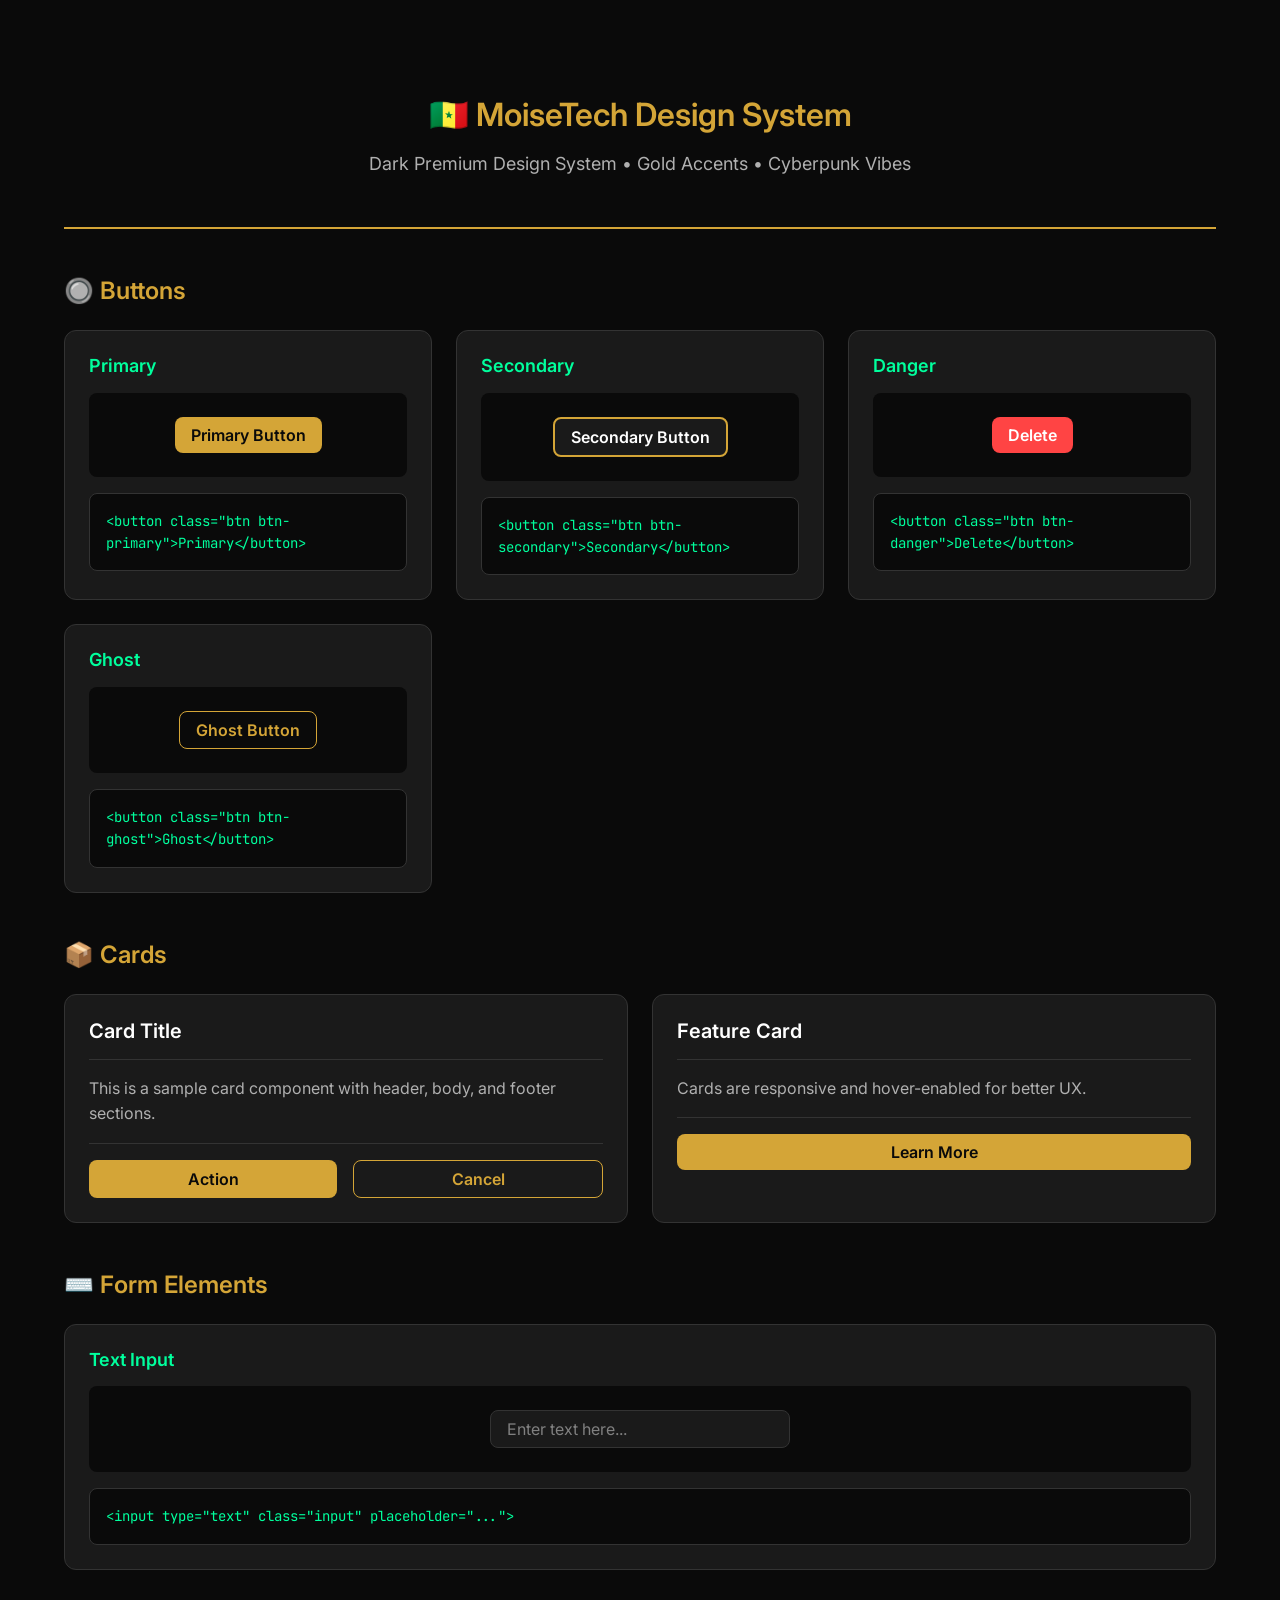
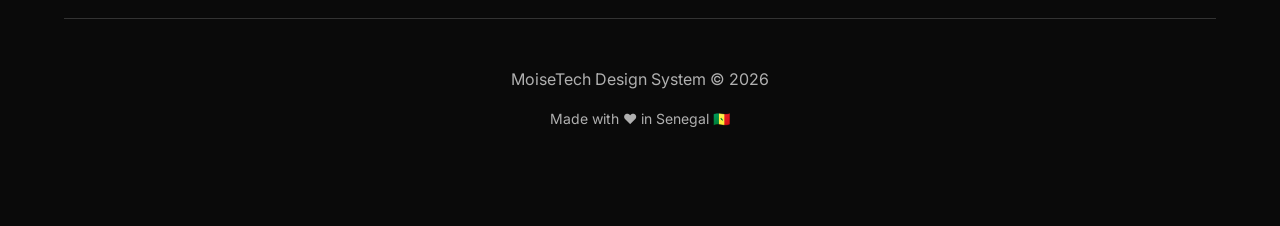
<file: html-components/index.html>
<!DOCTYPE html>
<html lang="fr">
<head>
    <meta charset="UTF-8">
    <meta name="viewport" content="width=device-width, initial-scale=1.0">
    <title>MoiseTech Design System</title>
    <link rel="stylesheet" href="../css/theme.css">
    <link rel="stylesheet" href="../css/components.css">
    <style>
        .container {
            max-width: 1200px;
            margin: 0 auto;
            padding: var(--spacing-2xl) var(--spacing-lg);
        }
        
        .hero {
            text-align: center;
            margin-bottom: var(--spacing-2xl);
            padding: var(--spacing-2xl);
            border-bottom: 2px solid var(--primary);
        }
        
        .hero h1 {
            color: var(--primary);
            margin-bottom: var(--spacing-md);
        }
        
        .section {
            margin-bottom: var(--spacing-2xl);
        }
        
        .section h2 {
            color: var(--primary);
            margin-bottom: var(--spacing-lg);
            display: flex;
            align-items: center;
            gap: var(--spacing-md);
        }
        
        .components-grid {
            display: grid;
            grid-template-columns: repeat(auto-fit, minmax(300px, 1fr));
            gap: var(--spacing-lg);
        }
        
        .component-showcase {
            background-color: var(--bg-secondary);
            border: 1px solid var(--border-color);
            border-radius: var(--radius-lg);
            padding: var(--spacing-lg);
        }
        
        .component-showcase h3 {
            color: var(--accent-neon);
            margin-bottom: var(--spacing-md);
            font-size: var(--font-size-lg);
        }
        
        .demo-area {
            background-color: var(--bg-dark);
            padding: var(--spacing-lg);
            border-radius: var(--radius-md);
            margin-bottom: var(--spacing-md);
            display: flex;
            flex-wrap: wrap;
            gap: var(--spacing-md);
            align-items: center;
            justify-content: center;
        }
        
        .code-block {
            background-color: var(--bg-dark);
            border: 1px solid var(--border-color);
            border-radius: var(--radius-md);
            padding: var(--spacing-md);
            font-family: var(--font-mono);
            font-size: var(--font-size-sm);
            overflow-x: auto;
            color: var(--accent-neon);
        }
    </style>
</head>
<body>
    <div class="container">
        <!-- HERO -->
        <div class="hero">
            <h1>🇸🇳 MoiseTech Design System</h1>
            <p style="color: var(--text-secondary); font-size: var(--font-size-lg);">
                Dark Premium Design System • Gold Accents • Cyberpunk Vibes
            </p>
        </div>

        <!-- BUTTONS -->
        <div class="section">
            <h2>🔘 Buttons</h2>
            <div class="components-grid">
                <div class="component-showcase">
                    <h3>Primary</h3>
                    <div class="demo-area">
                        <button class="btn btn-primary">Primary Button</button>
                    </div>
                    <div class="code-block">&lt;button class="btn btn-primary"&gt;Primary&lt;/button&gt;</div>
                </div>
                
                <div class="component-showcase">
                    <h3>Secondary</h3>
                    <div class="demo-area">
                        <button class="btn btn-secondary">Secondary Button</button>
                    </div>
                    <div class="code-block">&lt;button class="btn btn-secondary"&gt;Secondary&lt;/button&gt;</div>
                </div>
                
                <div class="component-showcase">
                    <h3>Danger</h3>
                    <div class="demo-area">
                        <button class="btn btn-danger">Delete</button>
                    </div>
                    <div class="code-block">&lt;button class="btn btn-danger"&gt;Delete&lt;/button&gt;</div>
                </div>
                
                <div class="component-showcase">
                    <h3>Ghost</h3>
                    <div class="demo-area">
                        <button class="btn btn-ghost">Ghost Button</button>
                    </div>
                    <div class="code-block">&lt;button class="btn btn-ghost"&gt;Ghost&lt;/button&gt;</div>
                </div>
            </div>
        </div>

        <!-- CARDS -->
        <div class="section">
            <h2>📦 Cards</h2>
            <div class="components-grid">
                <div class="card">
                    <div class="card-header">
                        <h3>Card Title</h3>
                    </div>
                    <div class="card-body">
                        <p style="color: var(--text-secondary);">This is a sample card component with header, body, and footer sections.</p>
                    </div>
                    <div class="card-footer">
                        <button class="btn btn-primary" style="flex: 1;">Action</button>
                        <button class="btn btn-ghost" style="flex: 1;">Cancel</button>
                    </div>
                </div>
                
                <div class="card">
                    <div class="card-header">
                        <h3>Feature Card</h3>
                    </div>
                    <div class="card-body">
                        <p style="color: var(--text-secondary);">Cards are responsive and hover-enabled for better UX.</p>
                    </div>
                    <div class="card-footer">
                        <button class="btn btn-primary" style="flex: 1;">Learn More</button>
                    </div>
                </div>
            </div>
        </div>

        <!-- INPUTS -->
        <div class="section">
            <h2>⌨️ Form Elements</h2>
            <div class="component-showcase">
                <h3>Text Input</h3>
                <div class="demo-area">
                    <input type="text" class="input" placeholder="Enter text here..." style="max-width: 300px;">
                </div>
                <div class="code-block">&lt;input type="text" class="input" placeholder="..."&gt;</div>
            </div>
        </div>

        <!-- FOOTER -->
        <div style="text-align: center; padding: var(--spacing-2xl); border-top: 1px solid var(--border-color); margin-top: var(--spacing-2xl); color: var(--text-secondary);">
            <p>MoiseTech Design System © 2026</p>
            <p style="font-size: var(--font-size-sm); margin-top: var(--spacing-md);">Made with ❤️ in Senegal 🇸🇳</p>
        </div>
    </div>
</body>
</html>
</file>
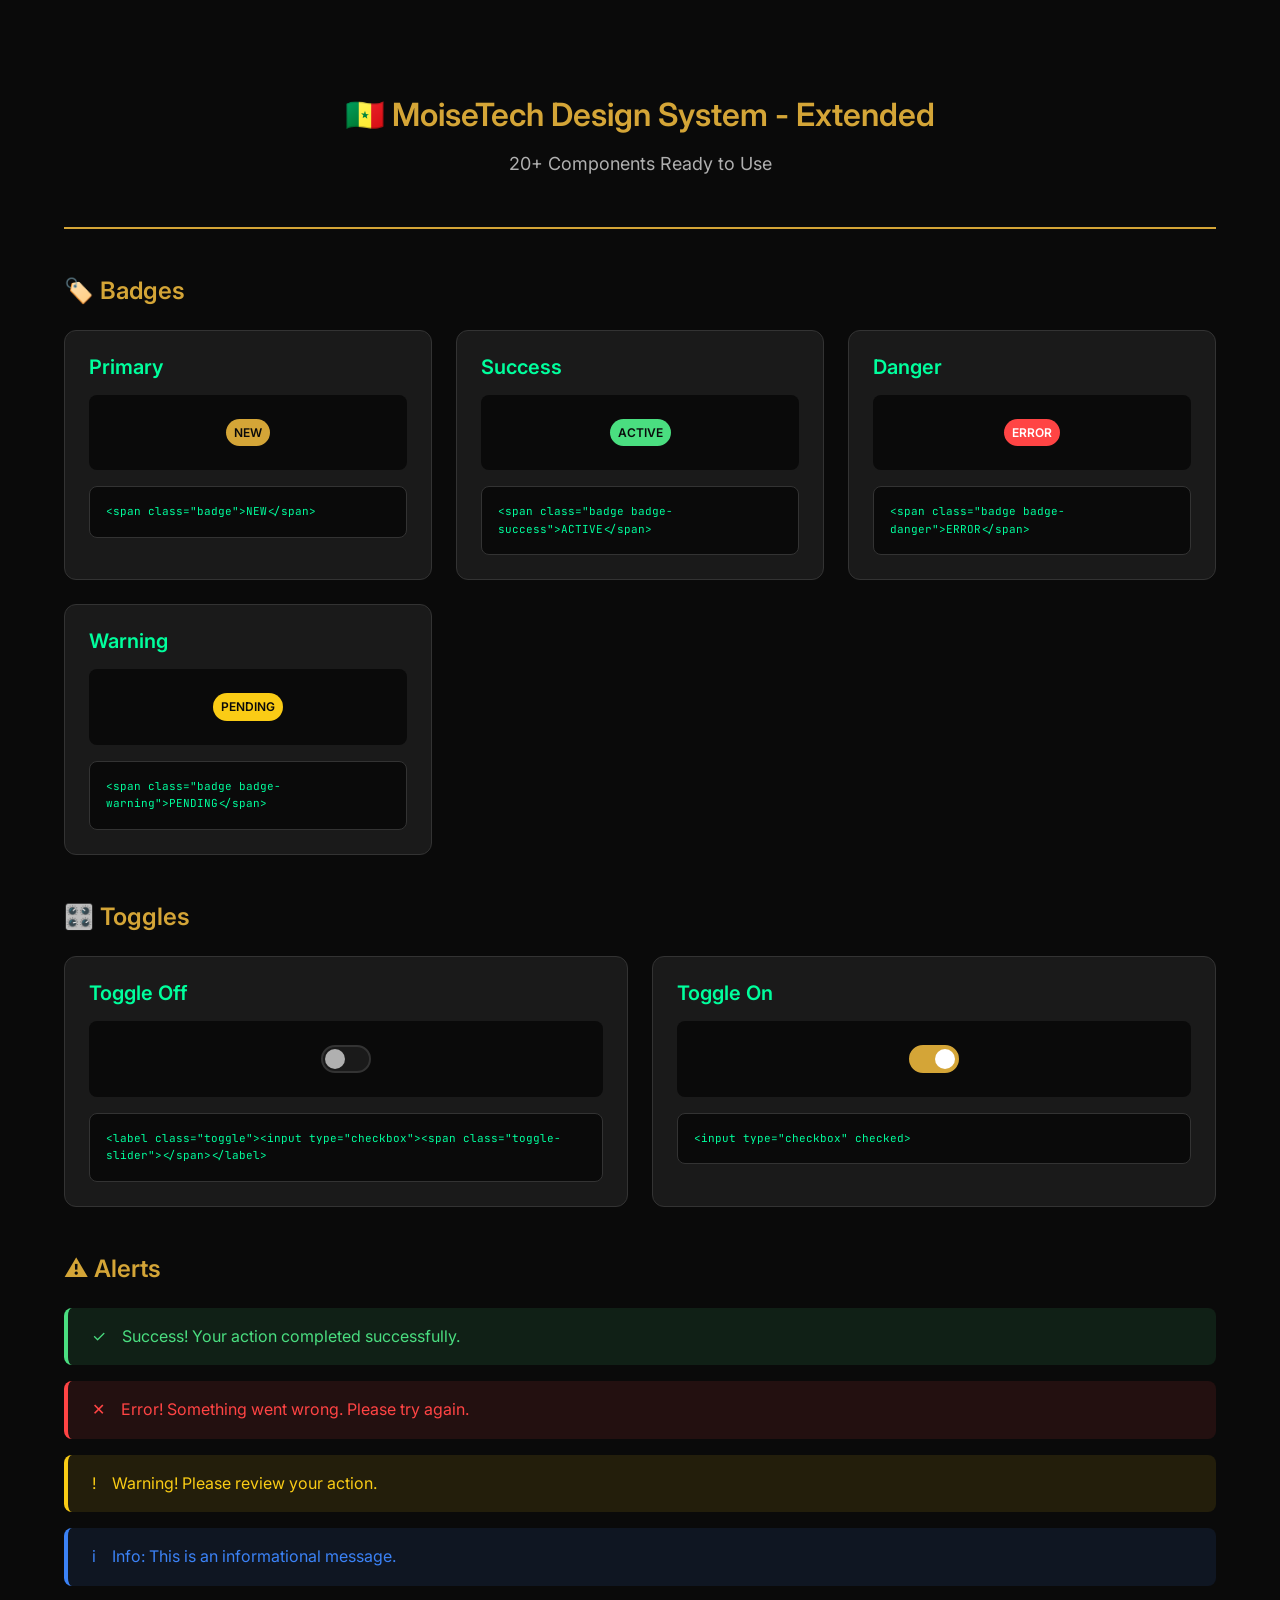
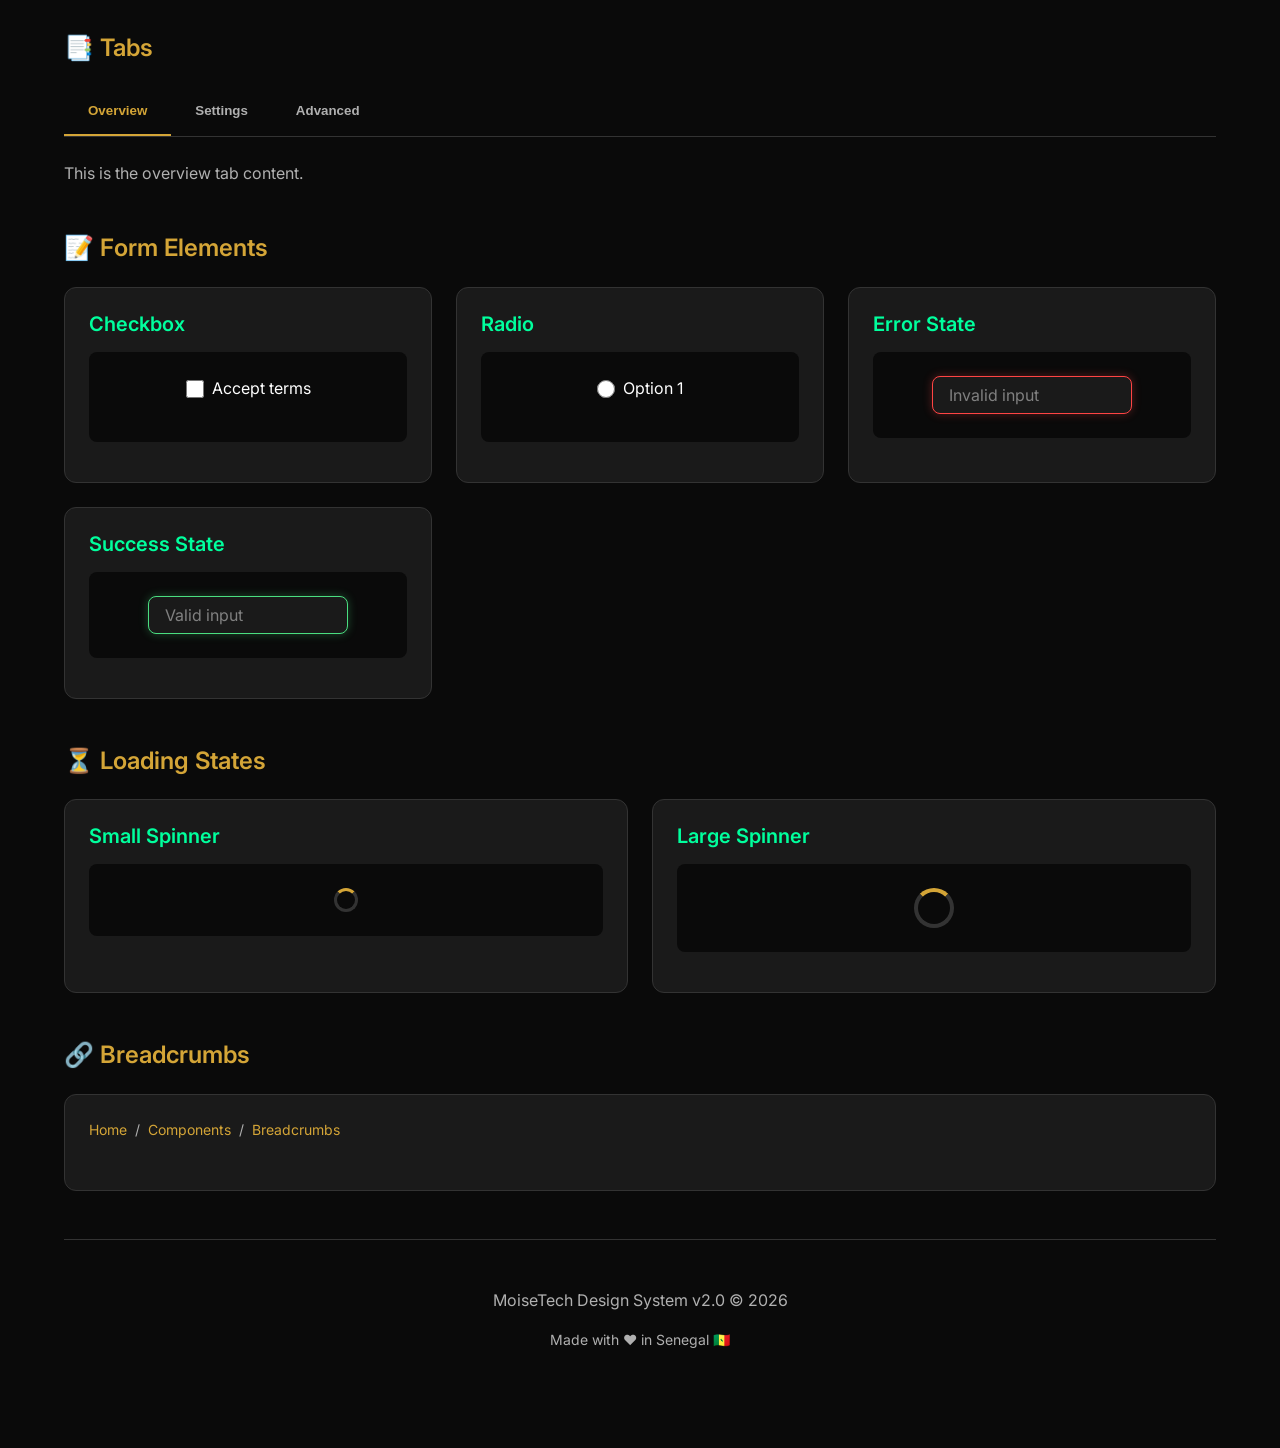
<file: html-components/extended-showcase.html>
<!DOCTYPE html>
<html lang="fr">
<head>
    <meta charset="UTF-8">
    <meta name="viewport" content="width=device-width, initial-scale=1.0">
    <title>MoiseTech Design System - Extended Components</title>
    <link rel="stylesheet" href="../css/theme.css">
    <link rel="stylesheet" href="../css/components.css">
    <link rel="stylesheet" href="../css/extended-components.css">
    <style>
        .container { max-width: 1200px; margin: 0 auto; padding: var(--spacing-2xl) var(--spacing-lg); }
        .section { margin-bottom: var(--spacing-2xl); }
        .section h2 { color: var(--primary); margin-bottom: var(--spacing-lg); }
        .components-grid { display: grid; grid-template-columns: repeat(auto-fit, minmax(280px, 1fr)); gap: var(--spacing-lg); }
        .component-showcase { background-color: var(--bg-secondary); border: 1px solid var(--border-color); border-radius: var(--radius-lg); padding: var(--spacing-lg); }
        .component-showcase h3 { color: var(--accent-neon); margin-bottom: var(--spacing-md); }
        .demo-area { background-color: var(--bg-dark); padding: var(--spacing-lg); border-radius: var(--radius-md); margin-bottom: var(--spacing-md); display: flex; flex-wrap: wrap; gap: var(--spacing-md); align-items: center; justify-content: center; }
        .code-block { background-color: var(--bg-dark); border: 1px solid var(--border-color); border-radius: var(--radius-md); padding: var(--spacing-md); font-family: var(--font-mono); font-size: 11px; overflow-x: auto; color: var(--accent-neon); }
    </style>
</head>
<body>
    <div class="container">
        <div style="text-align: center; margin-bottom: var(--spacing-2xl); padding: var(--spacing-2xl); border-bottom: 2px solid var(--primary);">
            <h1 style="color: var(--primary); margin-bottom: var(--spacing-md);">🇸🇳 MoiseTech Design System - Extended</h1>
            <p style="color: var(--text-secondary); font-size: var(--font-size-lg);">20+ Components Ready to Use</p>
        </div>

        <!-- BADGES -->
        <div class="section">
            <h2>🏷️ Badges</h2>
            <div class="components-grid">
                <div class="component-showcase">
                    <h3>Primary</h3>
                    <div class="demo-area"><span class="badge">NEW</span></div>
                    <div class="code-block">&lt;span class="badge"&gt;NEW&lt;/span&gt;</div>
                </div>
                <div class="component-showcase">
                    <h3>Success</h3>
                    <div class="demo-area"><span class="badge badge-success">ACTIVE</span></div>
                    <div class="code-block">&lt;span class="badge badge-success"&gt;ACTIVE&lt;/span&gt;</div>
                </div>
                <div class="component-showcase">
                    <h3>Danger</h3>
                    <div class="demo-area"><span class="badge badge-danger">ERROR</span></div>
                    <div class="code-block">&lt;span class="badge badge-danger"&gt;ERROR&lt;/span&gt;</div>
                </div>
                <div class="component-showcase">
                    <h3>Warning</h3>
                    <div class="demo-area"><span class="badge badge-warning">PENDING</span></div>
                    <div class="code-block">&lt;span class="badge badge-warning"&gt;PENDING&lt;/span&gt;</div>
                </div>
            </div>
        </div>

        <!-- TOGGLES -->
        <div class="section">
            <h2>🎛️ Toggles</h2>
            <div class="components-grid">
                <div class="component-showcase">
                    <h3>Toggle Off</h3>
                    <div class="demo-area">
                        <label class="toggle">
                            <input type="checkbox">
                            <span class="toggle-slider"></span>
                        </label>
                    </div>
                    <div class="code-block">&lt;label class="toggle"&gt;&lt;input type="checkbox"&gt;&lt;span class="toggle-slider"&gt;&lt;/span&gt;&lt;/label&gt;</div>
                </div>
                <div class="component-showcase">
                    <h3>Toggle On</h3>
                    <div class="demo-area">
                        <label class="toggle">
                            <input type="checkbox" checked>
                            <span class="toggle-slider"></span>
                        </label>
                    </div>
                    <div class="code-block">&lt;input type="checkbox" checked&gt;</div>
                </div>
            </div>
        </div>

        <!-- ALERTS -->
        <div class="section">
            <h2>⚠️ Alerts</h2>
            <div class="alert alert-success">
                <span>✓</span>
                <span>Success! Your action completed successfully.</span>
            </div>
            <div class="alert alert-danger">
                <span>✕</span>
                <span>Error! Something went wrong. Please try again.</span>
            </div>
            <div class="alert alert-warning">
                <span>!</span>
                <span>Warning! Please review your action.</span>
            </div>
            <div class="alert alert-info">
                <span>i</span>
                <span>Info: This is an informational message.</span>
            </div>
        </div>

        <!-- TABS -->
        <div class="section">
            <h2>📑 Tabs</h2>
            <div class="tabs">
                <ul class="tab-buttons">
                    <button class="tab-button active" onclick="switchTab(0)">Overview</button>
                    <button class="tab-button" onclick="switchTab(1)">Settings</button>
                    <button class="tab-button" onclick="switchTab(2)">Advanced</button>
                </ul>
            </div>
            <div class="tab-content active">
                <p style="color: var(--text-secondary);">This is the overview tab content.</p>
            </div>
            <div class="tab-content">
                <p style="color: var(--text-secondary);">This is the settings tab content.</p>
            </div>
            <div class="tab-content">
                <p style="color: var(--text-secondary);">This is the advanced tab content.</p>
            </div>
        </div>

        <!-- FORMS -->
        <div class="section">
            <h2>📝 Form Elements</h2>
            <div class="components-grid">
                <div class="component-showcase">
                    <h3>Checkbox</h3>
                    <div class="demo-area">
                        <div class="checkbox">
                            <input type="checkbox" id="check1">
                            <label for="check1">Accept terms</label>
                        </div>
                    </div>
                </div>
                <div class="component-showcase">
                    <h3>Radio</h3>
                    <div class="demo-area">
                        <div class="radio">
                            <input type="radio" name="option" id="radio1">
                            <label for="radio1">Option 1</label>
                        </div>
                    </div>
                </div>
                <div class="component-showcase">
                    <h3>Error State</h3>
                    <div class="demo-area">
                        <input type="text" class="input input-error" placeholder="Invalid input" style="max-width: 200px;">
                    </div>
                </div>
                <div class="component-showcase">
                    <h3>Success State</h3>
                    <div class="demo-area">
                        <input type="text" class="input input-success" placeholder="Valid input" style="max-width: 200px;">
                    </div>
                </div>
            </div>
        </div>

        <!-- SPINNERS -->
        <div class="section">
            <h2>⏳ Loading States</h2>
            <div class="components-grid">
                <div class="component-showcase">
                    <h3>Small Spinner</h3>
                    <div class="demo-area"><div class="spinner"></div></div>
                </div>
                <div class="component-showcase">
                    <h3>Large Spinner</h3>
                    <div class="demo-area"><div class="spinner spinner-large"></div></div>
                </div>
            </div>
        </div>

        <!-- BREADCRUMBS -->
        <div class="section">
            <h2>🔗 Breadcrumbs</h2>
            <div class="component-showcase">
                <div class="breadcrumbs">
                    <a href="#">Home</a>
                    <span>/</span>
                    <a href="#">Components</a>
                    <span>/</span>
                    <a href="#">Breadcrumbs</a>
                </div>
            </div>
        </div>

        <div style="text-align: center; padding: var(--spacing-2xl); border-top: 1px solid var(--border-color); margin-top: var(--spacing-2xl); color: var(--text-secondary);">
            <p>MoiseTech Design System v2.0 © 2026</p>
            <p style="font-size: var(--font-size-sm); margin-top: var(--spacing-md);">Made with ❤️ in Senegal 🇸🇳</p>
        </div>
    </div>

    <script>
        function switchTab(index) {
            document.querySelectorAll('.tab-button').forEach((btn, i) => {
                btn.classList.toggle('active', i === index);
            });
            document.querySelectorAll('.tab-content').forEach((content, i) => {
                content.classList.toggle('active', i === index);
            });
        }
    </script>
</body>
</html>
</file>
<file: css/theme.css>
@import url('https://fonts.googleapis.com/css2?family=Inter:wght@300;400;500;600;700&family=JetBrains+Mono:wght@400;500;600&display=swap');
@import './variables.css';

* {
  margin: 0;
  padding: 0;
  box-sizing: border-box;
}

html {
  scroll-behavior: smooth;
}

body {
  font-family: var(--font-main);
  background-color: var(--bg-dark);
  color: var(--text-primary);
  line-height: 1.6;
  font-size: var(--font-size-base);
}

h1, h2, h3, h4, h5, h6 {
  font-weight: var(--font-weight-semibold);
  line-height: 1.2;
}

h1 { font-size: var(--font-size-3xl); }
h2 { font-size: var(--font-size-2xl); }
h3 { font-size: var(--font-size-xl); }

a {
  color: var(--primary);
  text-decoration: none;
  transition: color var(--transition-base);
}

a:hover {
  color: var(--accent-neon);
}

code {
  font-family: var(--font-mono);
  background-color: var(--bg-secondary);
  padding: var(--spacing-xs) var(--spacing-sm);
  border-radius: var(--radius-sm);
  font-size: var(--font-size-sm);
}

/* SCROLLBAR */
::-webkit-scrollbar {
  width: 8px;
}

::-webkit-scrollbar-track {
  background: var(--bg-dark);
}

::-webkit-scrollbar-thumb {
  background: var(--primary);
  border-radius: var(--radius-full);
}

::-webkit-scrollbar-thumb:hover {
  background: var(--accent-neon);
}
</file>
<file: css/components.css>
@import './variables.css';

/* ========== BUTTONS ========== */
.btn {
  display: inline-flex;
  align-items: center;
  justify-content: center;
  padding: var(--spacing-sm) var(--spacing-md);
  border: none;
  border-radius: var(--radius-md);
  font-family: var(--font-main);
  font-weight: var(--font-weight-semibold);
  cursor: pointer;
  transition: all var(--transition-base);
  font-size: var(--font-size-base);
}

.btn-primary {
  background-color: var(--primary);
  color: var(--bg-dark);
}

.btn-primary:hover {
  background-color: var(--accent-neon);
  box-shadow: 0 0 20px rgba(0, 255, 157, 0.5);
}

.btn-secondary {
  background-color: var(--bg-secondary);
  color: var(--text-primary);
  border: 2px solid var(--primary);
}

.btn-secondary:hover {
  background-color: var(--primary);
  color: var(--bg-dark);
}

.btn-danger {
  background-color: #ff4444;
  color: white;
}

.btn-danger:hover {
  background-color: #ff2222;
}

.btn-ghost {
  background-color: transparent;
  color: var(--primary);
  border: 1px solid var(--primary);
}

.btn-ghost:hover {
  background-color: var(--primary);
  color: var(--bg-dark);
}

/* ========== CARDS ========== */
.card {
  background-color: var(--bg-secondary);
  border: 1px solid var(--border-color);
  border-radius: var(--radius-lg);
  padding: var(--spacing-lg);
  transition: all var(--transition-base);
}

.card:hover {
  border-color: var(--primary);
  box-shadow: var(--shadow-lg), 0 0 20px rgba(212, 165, 55, 0.2);
  transform: translateY(-4px);
}

.card-header {
  margin-bottom: var(--spacing-md);
  padding-bottom: var(--spacing-md);
  border-bottom: 1px solid var(--border-color);
}

.card-body {
  margin-bottom: var(--spacing-md);
}

.card-footer {
  padding-top: var(--spacing-md);
  border-top: 1px solid var(--border-color);
  display: flex;
  gap: var(--spacing-md);
}

/* ========== INPUTS ========== */
.input {
  width: 100%;
  padding: var(--spacing-sm) var(--spacing-md);
  background-color: var(--bg-secondary);
  border: 1px solid var(--border-color);
  border-radius: var(--radius-md);
  color: var(--text-primary);
  font-family: var(--font-main);
  font-size: var(--font-size-base);
  transition: all var(--transition-base);
}

.input:focus {
  outline: none;
  border-color: var(--primary);
  box-shadow: 0 0 10px rgba(212, 165, 55, 0.3);
}

.input::placeholder {
  color: var(--text-tertiary);
}

/* ========== MODALS ========== */
.modal-overlay {
  display: none;
  position: fixed;
  top: 0;
  left: 0;
  right: 0;
  bottom: 0;
  background-color: rgba(0, 0, 0, 0.8);
  backdrop-filter: blur(4px);
  z-index: 1000;
  align-items: center;
  justify-content: center;
}

.modal-overlay.active {
  display: flex;
}

.modal {
  background-color: var(--bg-secondary);
  border: 1px solid var(--border-color);
  border-radius: var(--radius-lg);
  padding: var(--spacing-lg);
  max-width: 500px;
  width: 90%;
  max-height: 90vh;
  overflow-y: auto;
  box-shadow: var(--shadow-xl);
}

.modal-header {
  display: flex;
  justify-content: space-between;
  align-items: center;
  margin-bottom: var(--spacing-lg);
  padding-bottom: var(--spacing-md);
  border-bottom: 1px solid var(--border-color);
}

.modal-close {
  background: none;
  border: none;
  color: var(--text-secondary);
  font-size: 24px;
  cursor: pointer;
  transition: color var(--transition-base);
}

.modal-close:hover {
  color: var(--primary);
}
</file>
<file: css/extended-components.css>
@import './variables.css';

/* BADGES */
.badge {
  display: inline-flex;
  align-items: center;
  gap: var(--spacing-xs);
  padding: var(--spacing-xs) var(--spacing-sm);
  background-color: var(--primary);
  color: var(--bg-dark);
  border-radius: var(--radius-full);
  font-size: var(--font-size-xs);
  font-weight: var(--font-weight-semibold);
}
.badge-success { background-color: #4ade80; }
.badge-warning { background-color: #facc15; color: var(--bg-dark); }
.badge-danger { background-color: #ff4444; color: white; }
.badge-info { background-color: #3b82f6; color: white; }

/* TOGGLES */
.toggle { position: relative; display: inline-block; width: 50px; height: 28px; }
.toggle input { opacity: 0; width: 0; height: 0; }
.toggle-slider { position: absolute; cursor: pointer; top: 0; left: 0; right: 0; bottom: 0; background-color: var(--bg-secondary); transition: var(--transition-base); border-radius: var(--radius-full); border: 2px solid var(--border-color); }
.toggle-slider:before { position: absolute; content: ""; height: 20px; width: 20px; left: 2px; bottom: 2px; background-color: var(--text-secondary); transition: var(--transition-base); border-radius: var(--radius-full); }
input:checked + .toggle-slider { background-color: var(--primary); border-color: var(--primary); }
input:checked + .toggle-slider:before { transform: translateX(22px); background-color: white; }

/* ALERTS */
.alert { padding: var(--spacing-md) var(--spacing-lg); border-radius: var(--radius-md); border-left: 4px solid; margin-bottom: var(--spacing-md); display: flex; align-items: flex-start; gap: var(--spacing-md); }
.alert-success { background-color: rgba(74, 222, 128, 0.1); border-color: #4ade80; color: #4ade80; }
.alert-danger { background-color: rgba(255, 68, 68, 0.1); border-color: #ff4444; color: #ff4444; }
.alert-warning { background-color: rgba(250, 204, 21, 0.1); border-color: #facc15; color: #facc15; }
.alert-info { background-color: rgba(59, 130, 246, 0.1); border-color: #3b82f6; color: #3b82f6; }

/* NAVBAR */
.navbar { background-color: var(--bg-secondary); border-bottom: 1px solid var(--border-color); padding: var(--spacing-md) var(--spacing-lg); display: flex; justify-content: space-between; align-items: center; position: sticky; top: 0; z-index: 100; }
.navbar-brand { font-size: var(--font-size-xl); font-weight: var(--font-weight-bold); color: var(--primary); text-decoration: none; }
.navbar-menu { display: flex; list-style: none; gap: var(--spacing-lg); }
.navbar-menu a { color: var(--text-secondary); transition: color var(--transition-base); text-decoration: none; }
.navbar-menu a:hover { color: var(--primary); }

/* DROPDOWN */
.dropdown { position: relative; display: inline-block; }
.dropdown-toggle { padding: var(--spacing-sm) var(--spacing-md); background-color: var(--bg-secondary); color: var(--text-primary); border: 1px solid var(--border-color); border-radius: var(--radius-md); cursor: pointer; transition: all var(--transition-base); }
.dropdown-toggle:hover { border-color: var(--primary); }
.dropdown-menu { display: none; position: absolute; background-color: var(--bg-secondary); min-width: 200px; box-shadow: var(--shadow-lg); border: 1px solid var(--border-color); border-radius: var(--radius-md); z-index: 1; top: 100%; left: 0; margin-top: var(--spacing-xs); }
.dropdown-menu.active { display: block; }
.dropdown-menu a { color: var(--text-primary); padding: var(--spacing-sm) var(--spacing-md); text-decoration: none; display: block; transition: background-color var(--transition-base); }
.dropdown-menu a:hover { background-color: var(--bg-tertiary); color: var(--primary); }

/* CHECKBOXES & RADIOS */
.checkbox, .radio { display: flex; align-items: center; gap: var(--spacing-sm); cursor: pointer; margin-bottom: var(--spacing-md); }
.checkbox input, .radio input { width: 18px; height: 18px; cursor: pointer; accent-color: var(--primary); }
.checkbox label, .radio label { cursor: pointer; user-select: none; }

/* TABS */
.tabs { border-bottom: 1px solid var(--border-color); margin-bottom: var(--spacing-lg); }
.tab-buttons { display: flex; list-style: none; gap: 0; }
.tab-button { padding: var(--spacing-md) var(--spacing-lg); background: none; border: none; color: var(--text-secondary); cursor: pointer; border-bottom: 2px solid transparent; transition: all var(--transition-base); font-weight: var(--font-weight-semibold); }
.tab-button.active { color: var(--primary); border-bottom-color: var(--primary); }
.tab-button:hover { color: var(--text-primary); }
.tab-content { display: none; }
.tab-content.active { display: block; }

/* SPINNER */
.spinner { display: inline-block; width: 24px; height: 24px; border: 3px solid var(--border-color); border-top-color: var(--primary); border-radius: 50%; animation: spin 0.8s linear infinite; }
@keyframes spin { to { transform: rotate(360deg); } }
.spinner-large { width: 40px; height: 40px; border-width: 4px; }

/* FORM VALIDATION */
.input-error { border-color: #ff4444 !important; box-shadow: 0 0 10px rgba(255, 68, 68, 0.3) !important; }
.input-success { border-color: #4ade80 !important; box-shadow: 0 0 10px rgba(74, 222, 128, 0.3) !important; }
.error-message { color: #ff4444; font-size: var(--font-size-sm); margin-top: var(--spacing-xs); }
.success-message { color: #4ade80; font-size: var(--font-size-sm); margin-top: var(--spacing-xs); }

/* BREADCRUMBS */
.breadcrumbs { display: flex; align-items: center; gap: var(--spacing-sm); font-size: var(--font-size-sm); margin-bottom: var(--spacing-lg); }
.breadcrumbs a { color: var(--primary); text-decoration: none; }
.breadcrumbs a:hover { color: var(--accent-neon); }
.breadcrumbs span { color: var(--text-secondary); }

/* TAGS */
.tag { display: inline-flex; align-items: center; gap: var(--spacing-xs); padding: var(--spacing-xs) var(--spacing-sm); background-color: var(--bg-tertiary); color: var(--text-primary); border-radius: var(--radius-full); font-size: var(--font-size-xs); border: 1px solid var(--border-color); }
</file>
